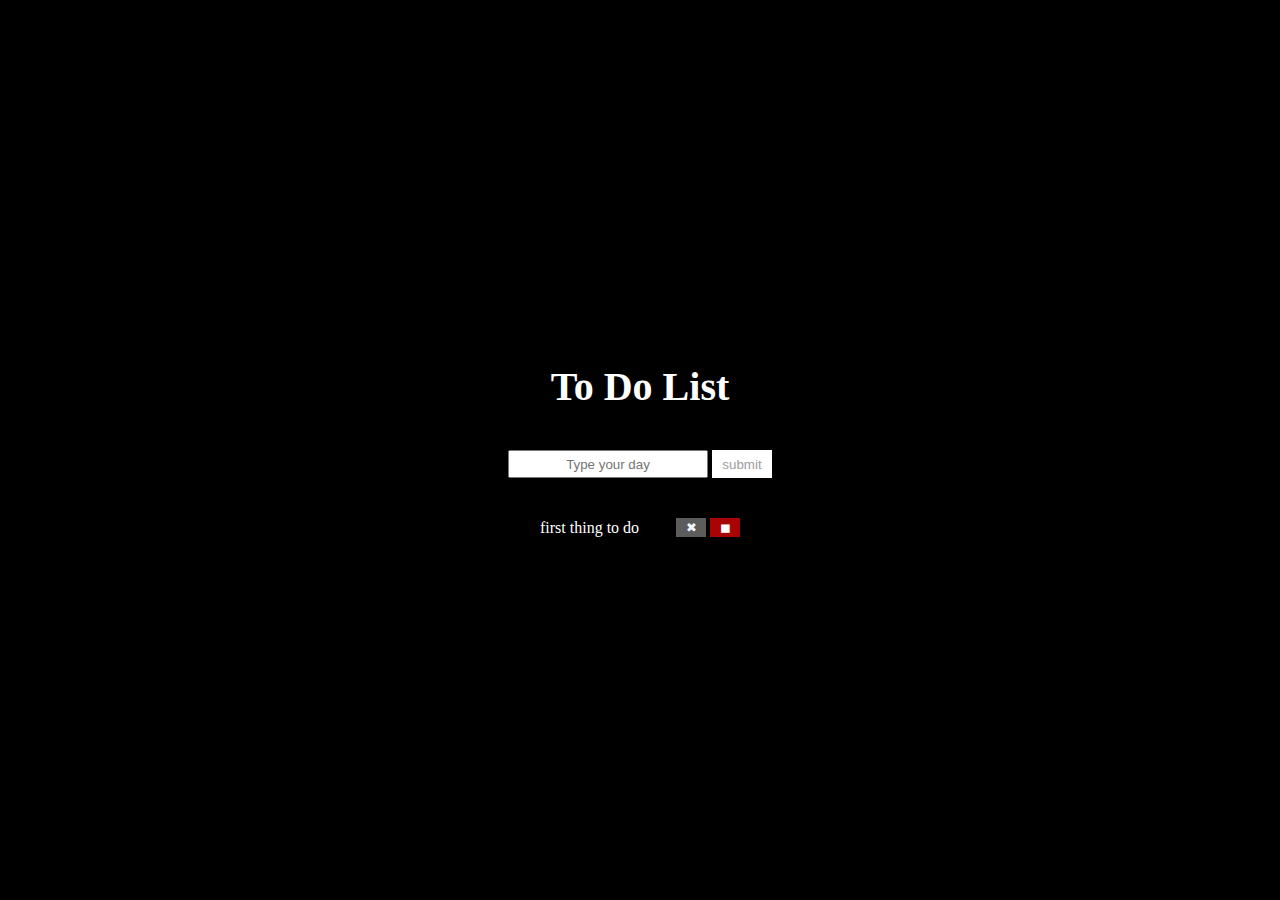
<file: Hw_04_Todolist/index.html>
<!DOCTYPE html>
<html lang="en">
  <head>
    <meta charset="UTF-8" />
    <meta http-equiv="X-UA-Compatible" content="IE=edge" />
    <meta name="viewport" content="width=device-width, initial-scale=1.0" />
    <title>To do list</title>
    <link rel="stylesheet" href="style.css" />
  </head>
  <body>
    <header class="logo">To Do List</header>
    <section class="input-box">
      <input type="text" placeholder="Type your day" class="input-text" />
      <input type="button" value="submit" class="submit-btn" />
    </section>
    <section class="list-box">
      <ul class="list-ul">
        <div class="item-box">
          <li class="list-item">first thing to do</li>
          <div class="btn-box">
            <button class="delete-btn">✖︎</button>
            <button class="finish-btn">◼︎</button>
          </div>
        </div>
      </ul>
    </section>
    <script src="script.js"></script>
  </body>
</html>
</file>
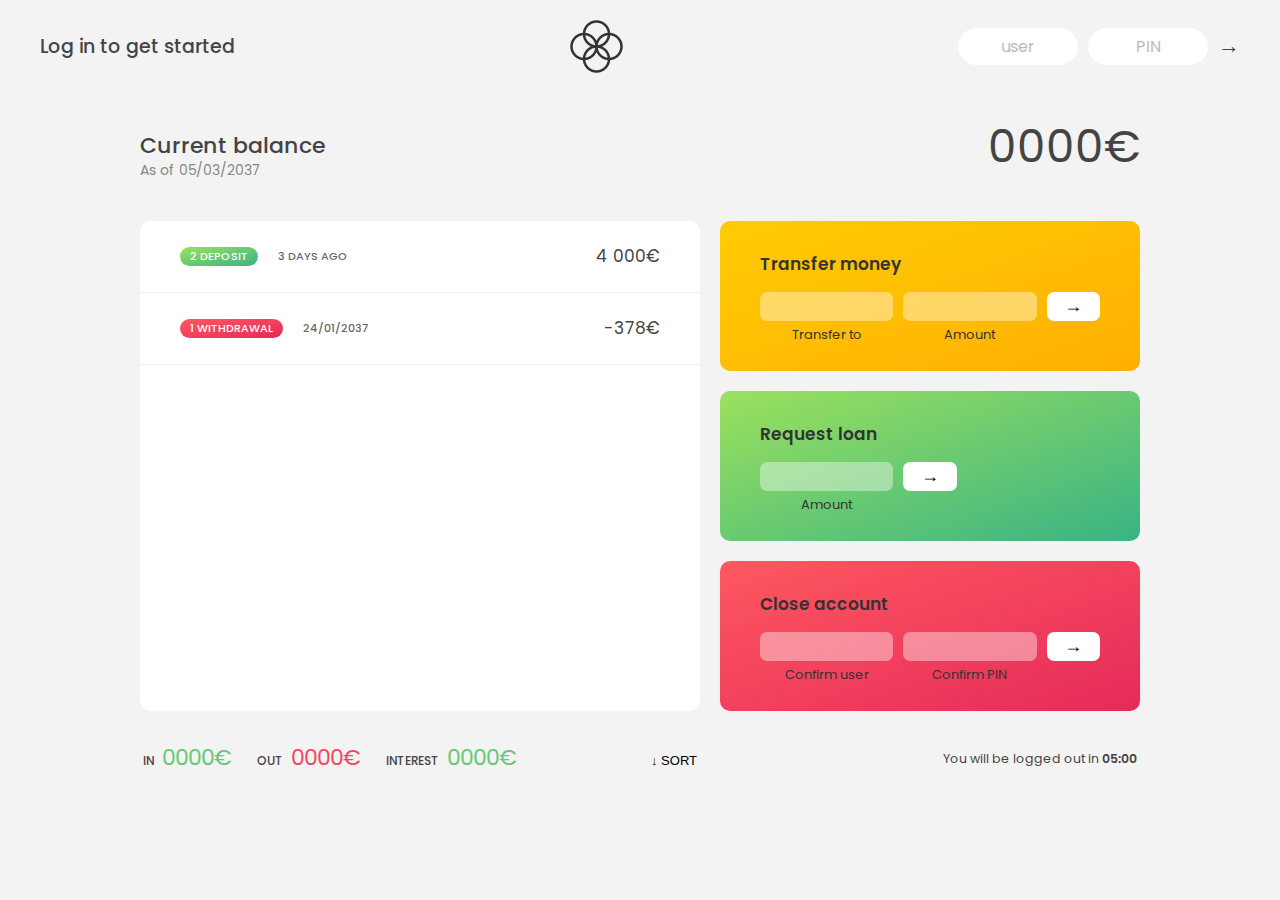
<file: Hw_07_click and event/index.html>
<!DOCTYPE html>
<html lang="en">
  <head>
    <meta charset="UTF-8" />
    <meta name="viewport" content="width=device-width, initial-scale=1.0" />
    <meta http-equiv="X-UA-Compatible" content="ie=edge" />
    <link rel="shortcut icon" type="image/png" href="/icon.png" />

    <link
      href="https://fonts.googleapis.com/css?family=Poppins:400,500,600&display=swap"
      rel="stylesheet"
    />

    <link rel="stylesheet" href="style.css" />
    <title>Bankist</title>
  </head>
  <body>
    <!-- TOP NAVIGATION -->
    <nav>
      <p class="welcome">Log in to get started</p>
      <img src="logo.png" alt="Logo" class="logo" />
      <form class="login">
        <input
          type="text"
          placeholder="user"
          class="login__input login__input--user"
        />
        <!-- In practice, use type="password" -->
        <input
          type="text"
          placeholder="PIN"
          maxlength="4"
          class="login__input login__input--pin"
        />
        <button class="login__btn">&rarr;</button>
      </form>
    </nav>

    <main class="app">
      <!-- BALANCE -->
      <div class="balance">
        <div>
          <p class="balance__label">Current balance</p>
          <p class="balance__date">
            As of <span class="date">05/03/2037</span>
          </p>
        </div>
        <p class="balance__value">0000€</p>
      </div>

      <!-- MOVEMENTS -->
      <div class="movements">
        <div class="movements__row">
          <div class="movements__type movements__type--deposit">2 deposit</div>
          <div class="movements__date">3 days ago</div>
          <div class="movements__value">4 000€</div>
        </div>
        <div class="movements__row">
          <div class="movements__type movements__type--withdrawal">
            1 withdrawal
          </div>
          <div class="movements__date">24/01/2037</div>
          <div class="movements__value">-378€</div>
        </div>
      </div>

      <!-- SUMMARY -->
      <div class="summary">
        <p class="summary__label">In</p>
        <p class="summary__value summary__value--in">0000€</p>
        <p class="summary__label">Out</p>
        <p class="summary__value summary__value--out">0000€</p>
        <p class="summary__label">Interest</p>
        <p class="summary__value summary__value--interest">0000€</p>
        <button class="btn--sort">&downarrow; SORT</button>
      </div>

      <!-- OPERATION: TRANSFERS -->
      <div class="operation operation--transfer">
        <h2>Transfer money</h2>
        <form class="form form--transfer">
          <input type="text" class="form__input form__input--to" />
          <input type="number" class="form__input form__input--amount" />
          <button class="form__btn form__btn--transfer">&rarr;</button>
          <label class="form__label">Transfer to</label>
          <label class="form__label">Amount</label>
        </form>
      </div>

      <!-- OPERATION: LOAN -->
      <div class="operation operation--loan">
        <h2>Request loan</h2>
        <form class="form form--loan">
          <input type="number" class="form__input form__input--loan-amount" />
          <button class="form__btn form__btn--loan">&rarr;</button>
          <label class="form__label form__label--loan">Amount</label>
        </form>
      </div>

      <!-- OPERATION: CLOSE -->
      <div class="operation operation--close">
        <h2>Close account</h2>
        <form class="form form--close">
          <input type="text" class="form__input form__input--user" />
          <input
            type="password"
            maxlength="6"
            class="form__input form__input--pin"
          />
          <button class="form__btn form__btn--close">&rarr;</button>
          <label class="form__label">Confirm user</label>
          <label class="form__label">Confirm PIN</label>
        </form>
      </div>

      <!-- LOGOUT TIMER -->
      <p class="logout-timer">
        You will be logged out in <span class="timer">05:00</span>
      </p>
    </main>

    <!-- <footer>
      &copy; by Jonas Schmedtmann. Don't claim as your own :)
    </footer> -->

    <script src="app.js"></script>
  </body>
</html>
</file>
<file: Hw_04_Todolist/style.css>
* {
  margin: 0;
  padding: 0;
  box-sizing: border-box;
}

body {
  color: rgb(255, 255, 255);
  font-family: "Times New Roman", Times, serif;
  min-height: 100vh;
  display: flex;
  flex-direction: column;
  justify-content: center;
  align-items: center;
  background-color: rgb(0, 0, 0);
}

.logo {
  text-align: center;
  font-size: 40px;
  font-weight: 600;
  padding: 20px;
  color: rgb(255, 255, 255);
}

.input-box {
  padding: 20px;
}

.input-text {
  text-align: center;
  min-width: 200px;
  min-height: 28px;
}

.submit-btn {
  color: rgb(157, 157, 157);
  min-width: 60px;
  min-height: 28px;
  text-align: center;
  background-color: rgb(255, 255, 255);
  border: 0;
  cursor: pointer;
  transition: linear, 0.2s;
}

.submit-btn:hover {
  color: rgb(255, 255, 255);
  background-color: rgb(194, 20, 4);
}

.list-box {
  padding: 20px;
}
.list-ul {
  list-style: none;
}
.item-box {
  width: 200px;
  display: flex;
  flex-direction: row;
  justify-content: space-between;
}

.list-item {
  align-self: center;
  flex: 1;
}

.delete-btn {
  height: 100%;
  width: 30px;
  color: aliceblue;
  background-color: rgb(92, 92, 92);
  padding: 2px;
  border: 0;
  cursor: pointer;
}

.delete-btn:hover {
  color: rgb(18, 2, 2);
}
.finish-btn {
  height: 100%;
  width: 30px;
  color: rgb(255, 255, 255);
  background-color: rgb(169, 4, 4);
  padding: 2px;
  border: 0;
  cursor: pointer;
}
.finish-btn:hover {
  color: rgb(255, 209, 43);
}
</file>
<file: Hw_07_click and event/style.css>
/*
 * Use this CSS to learn some intersting techniques,
 * in case you're wondering how I built the UI.
 * Have fun! 😁
 */

* {
  margin: 0;
  padding: 0;
  box-sizing: inherit;
}

html {
  font-size: 62.5%;
  box-sizing: border-box;
}

body {
  font-family: "Poppins", sans-serif;
  color: #444;
  background-color: #f3f3f3;
  height: 100vh;
  padding: 2rem;
}

nav {
  display: flex;
  justify-content: space-between;
  align-items: center;
  padding: 0 2rem;
}

.welcome {
  font-size: 1.9rem;
  font-weight: 500;
}

.logo {
  height: 5.25rem;
}

.login {
  display: flex;
}

.login__input {
  border: none;
  padding: 0.5rem 2rem;
  font-size: 1.6rem;
  font-family: inherit;
  text-align: center;
  width: 12rem;
  border-radius: 10rem;
  margin-right: 1rem;
  color: inherit;
  border: 1px solid #fff;
  transition: all 0.3s;
}

.login__input:focus {
  outline: none;
  border: 1px solid #ccc;
}

.login__input::placeholder {
  color: #bbb;
}

.login__btn {
  border: none;
  background: none;
  font-size: 2.2rem;
  color: inherit;
  cursor: pointer;
  transition: all 0.3s;
}

.login__btn:hover,
.login__btn:focus,
.btn--sort:hover,
.btn--sort:focus {
  outline: none;
  color: #777;
}

/* MAIN */
.app {
  position: relative;
  max-width: 100rem;
  margin: 4rem auto;
  display: grid;
  grid-template-columns: 4fr 3fr;
  grid-template-rows: auto repeat(3, 15rem) auto;
  gap: 2rem;

  /* NOTE This creates the fade in/out anumation */
  /* opacity: 0; */
  transition: all 1s;
}

.balance {
  grid-column: 1 / span 2;
  display: flex;
  align-items: flex-end;
  justify-content: space-between;
  margin-bottom: 2rem;
}

.balance__label {
  font-size: 2.2rem;
  font-weight: 500;
  margin-bottom: -0.2rem;
}

.balance__date {
  font-size: 1.4rem;
  color: #888;
}

.balance__value {
  font-size: 4.5rem;
  font-weight: 400;
}

/* MOVEMENTS */
.movements {
  grid-row: 2 / span 3;
  background-color: #fff;
  border-radius: 1rem;
  overflow: scroll;
}

.movements__row {
  padding: 2.25rem 4rem;
  display: flex;
  align-items: center;
  border-bottom: 1px solid #eee;
}

.movements__type {
  font-size: 1.1rem;
  text-transform: uppercase;
  font-weight: 500;
  color: #fff;
  padding: 0.1rem 1rem;
  border-radius: 10rem;
  margin-right: 2rem;
}

.movements__date {
  font-size: 1.1rem;
  text-transform: uppercase;
  font-weight: 500;
  color: #666;
}

.movements__type--deposit {
  background-image: linear-gradient(to top left, #39b385, #9be15d);
}

.movements__type--withdrawal {
  background-image: linear-gradient(to top left, #e52a5a, #ff585f);
}

.movements__value {
  font-size: 1.7rem;
  margin-left: auto;
}

/* SUMMARY */
.summary {
  grid-row: 5 / 6;
  display: flex;
  align-items: baseline;
  padding: 0 0.3rem;
  margin-top: 1rem;
}

.summary__label {
  font-size: 1.2rem;
  font-weight: 500;
  text-transform: uppercase;
  margin-right: 0.8rem;
}

.summary__value {
  font-size: 2.2rem;
  margin-right: 2.5rem;
}

.summary__value--in,
.summary__value--interest {
  color: #66c873;
}

.summary__value--out {
  color: #f5465d;
}

.btn--sort {
  margin-left: auto;
  border: none;
  background: none;
  font-size: 1.3rem;
  font-weight: 500;
  cursor: pointer;
}

/* OPERATIONS */
.operation {
  border-radius: 1rem;
  padding: 3rem 4rem;
  color: #333;
}

.operation--transfer {
  background-image: linear-gradient(to top left, #ffb003, #ffcb03);
}

.operation--loan {
  background-image: linear-gradient(to top left, #39b385, #9be15d);
}

.operation--close {
  background-image: linear-gradient(to top left, #e52a5a, #ff585f);
}

h2 {
  margin-bottom: 1.5rem;
  font-size: 1.7rem;
  font-weight: 600;
  color: #333;
}

.form {
  display: grid;
  grid-template-columns: 2.5fr 2.5fr 1fr;
  grid-template-rows: auto auto;
  gap: 0.4rem 1rem;
}

/* Exceptions for interst */
.form.form--loan {
  grid-template-columns: 2.5fr 1fr 2.5fr;
}
.form__label--loan {
  grid-row: 2;
}
/* End exceptions */

.form__input {
  width: 100%;
  border: none;
  background-color: rgba(255, 255, 255, 0.4);
  font-family: inherit;
  font-size: 1.5rem;
  text-align: center;
  color: #333;
  padding: 0.3rem 1rem;
  border-radius: 0.7rem;
  transition: all 0.3s;
}

.form__input:focus {
  outline: none;
  background-color: rgba(255, 255, 255, 0.6);
}

.form__label {
  font-size: 1.3rem;
  text-align: center;
}

.form__btn {
  border: none;
  border-radius: 0.7rem;
  font-size: 1.8rem;
  background-color: #fff;
  cursor: pointer;
  transition: all 0.3s;
}

.form__btn:focus {
  outline: none;
  background-color: rgba(255, 255, 255, 0.8);
}

.logout-timer {
  padding: 0 0.3rem;
  margin-top: 1.9rem;
  text-align: right;
  font-size: 1.25rem;
}

.timer {
  font-weight: 600;
}
</file>
